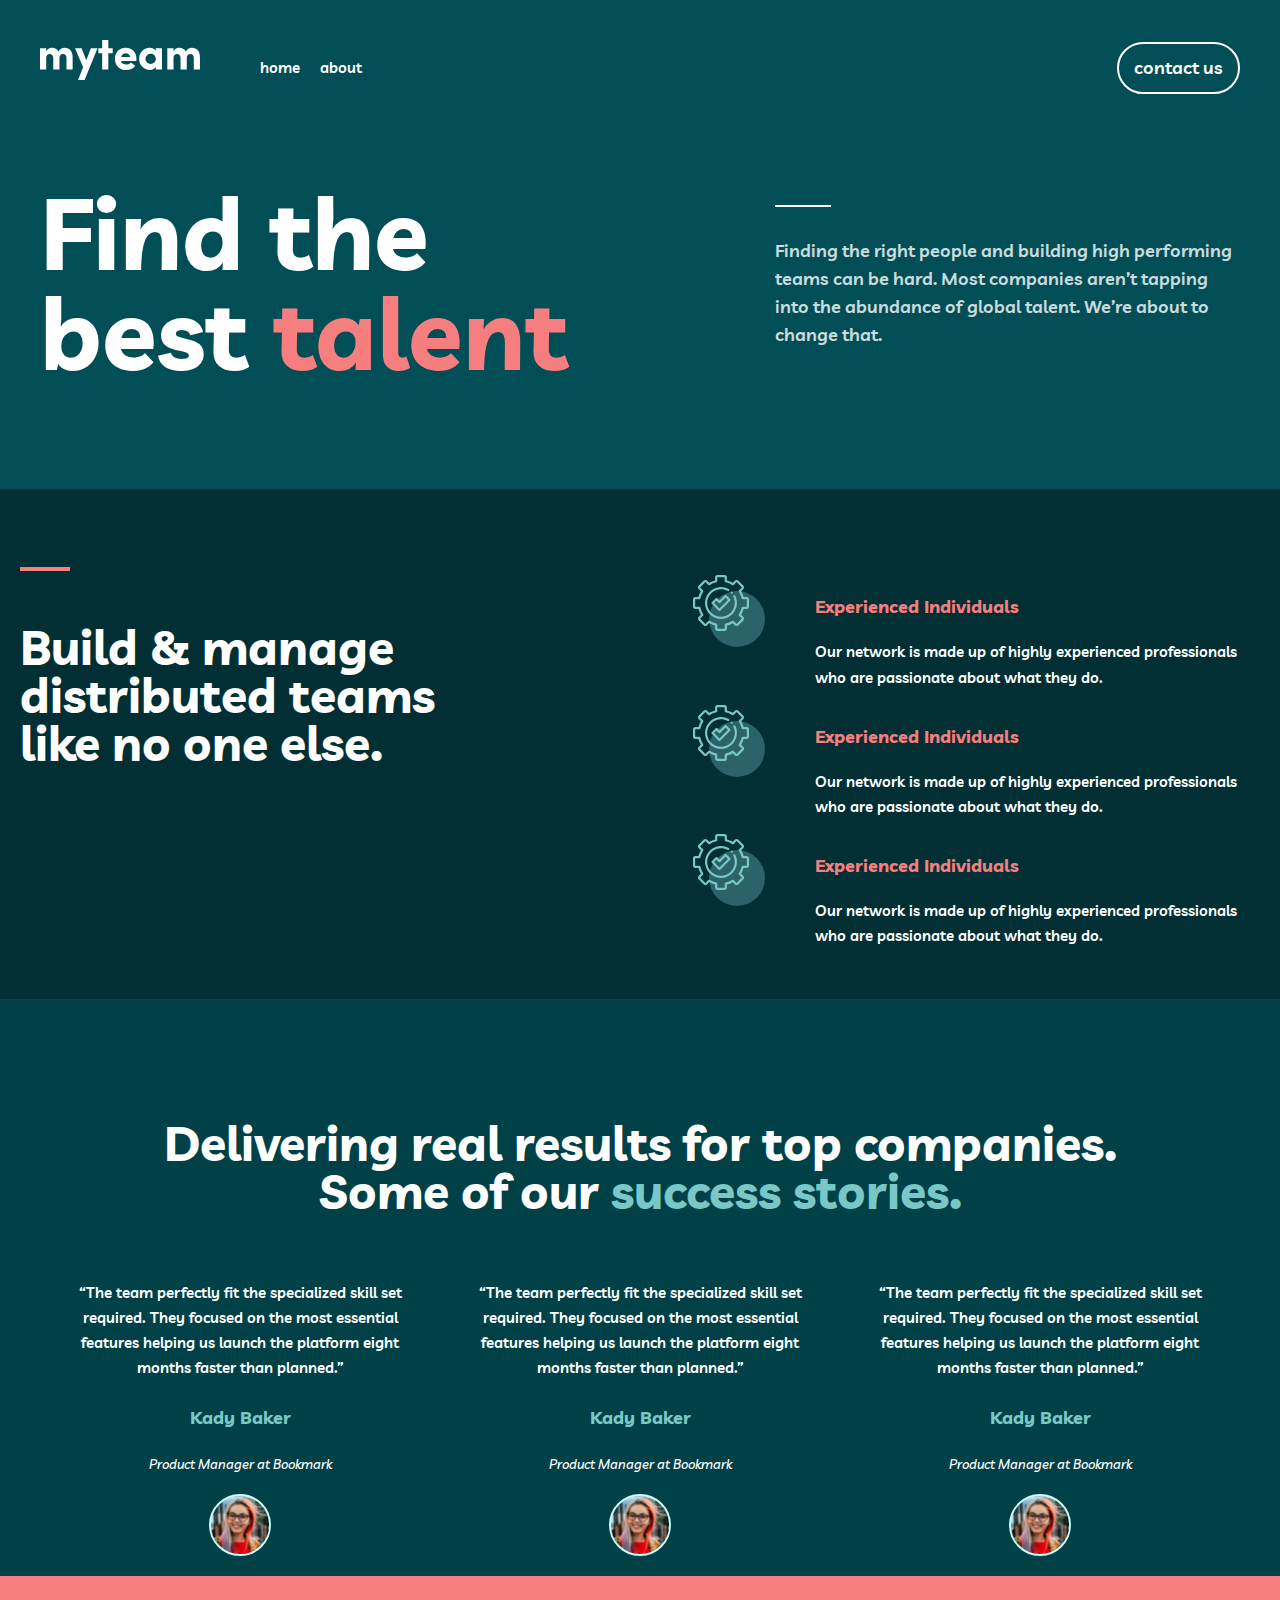
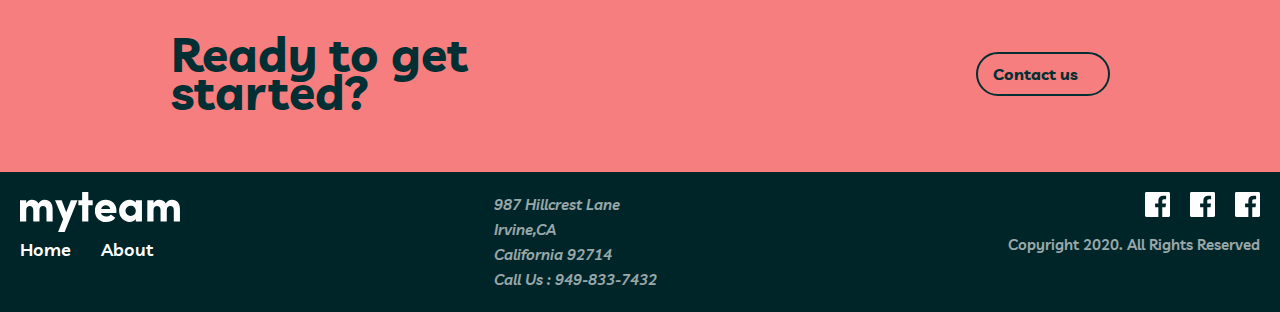
<file: index.html>
<!DOCTYPE html>
<html lang="en">
<head>
    <meta charset="UTF-8">
    <meta name="viewport" content="width=device-width, initial-scale=1.0">
    <link rel="preconnect" href="https://fonts.googleapis.com">
    <link rel="preconnect" href="https://fonts.gstatic.com" crossorigin>
    <link href="https://fonts.googleapis.com/css2?family=Livvic:ital,wght@0,100;0,200;0,300;0,400;0,500;0,600;0,700;0,900;1,100;1,200;1,300;1,400;1,500;1,600;1,700;1,900&display=swap" rel="stylesheet">
    <link rel="stylesheet" href="./css/main.css">
    <title>Myteam Home Responsive</title>
</head>
<body>
    <section class="header__section">
        <div class="container">
            <header class="header">
                <div class="header__wrapp">
                    <a href="./index.html">
                        <img src="./images/logo.svg" width="160" height="40" alt="logo">
                    </a>
                    <ul class="header__list">
                        <li class="header__item"><a class="header__item__link" href="./index.html">Home</a></li>
                        <li class="header__item"><a class="header__item__link" href="./about.html">About</a></li>
                    </ul>   
                </div>
                <div id="menu" class="header__burger">
                    <img src="./images/burger.svg" width="25" height="25" alt="burger">
                </div>
                <div id="menu-list" class="header__menu">
                    <div id="close" class="header__menu__close">
                        <img class="header__close__image" src="./images/close.svg" alt="close">
                    </div>
                    <div class="header__menu__links">
                        <a class="header__menu__link" href="./index.html">Home</a>
                        <a class="header__menu__link" href="./about.html">About</a>
                        <a class="header__contact__link" href="">contact us</a>
                    </div>
                </div>
                <a class="header__link" href="">contact us</a>
            </header>
            
            <div class="hero">
                <div class="hero__left">
                    <h1 class="hero__title">Find the best <span>talent</span></h1>
                </div>
                <div class="hero__right">
                    <hr class="hero__hr">
                    <p class="hero__text">Finding the right people and building high performing teams can be hard. Most companies aren’t tapping into the abundance of global talent. We’re about to change that.</p>
                </div>
            </div>
        </div>
    </section>

    <section class="main__section">
        <div class="container">
            <main class="main">
                <div class="main__left">
                    <hr class="main__left__hr">
                    <h2 class="main__left__title">Build & manage distributed teams like no one else.</h2>
                </div>
                <div class="main__right">
                    <ul class="main__right__list">
                        <li class="main__right__item">
                            <img src="./images/icon-gear.svg" width="72" height="72" alt="icon">
                            <div class="main__item__wrapper">
                                <h3 class="main__item__title">Experienced Individuals</h3>
                                <p class="main__item__text">Our network is made up of highly experienced professionals who are passionate about what they do.</p>
                            </div>
                        </li>
                        <li class="main__right__item">
                            <img src="./images/icon-gear.svg" width="72" height="72" alt="icon">
                            <div class="main__item__wrapper">
                                <h3 class="main__item__title">Experienced Individuals</h3>
                                <p class="main__item__text">Our network is made up of highly experienced professionals who are passionate about what they do.</p>
                            </div>
                        </li>
                        <li class="main__right__item">
                            <img src="./images/icon-gear.svg" width="72" height="72" alt="icon">
                            <div class="main__item__wrapper">
                                <h3 class="main__item__title">Experienced Individuals</h3>
                                <p class="main__item__text">Our network is made up of highly experienced professionals who are passionate about what they do.</p>
                            </div>
                        </li>
                    </ul>
                </div>
            </main>
        </div>
    </section>


    <section class="delivering__section">
        <div class="container">
            <div class="delivering">
                <h3 class="delivering__title">Delivering real results for top companies. Some of our <span>success stories.</span></h3>
                <div class="delivering__box">
                    <div class="delivering__item">
                       <p class="delivering__item__text"> “The team perfectly fit the specialized skill set required. They focused on the most essential features helping us launch the platform eight months faster than planned.”</p> 
                       <h4 class="delivering__item__heading">Kady Baker</h4>
                       <i class="delivering__item__title">Product Manager at Bookmark</i> 
                       <img class="delivering__item__image" src="./images/user-kady@2x.svg" width="62" height="62" alt="user-kady">
                    </div>
                    <div class="delivering__item">
                        <p class="delivering__item__text"> “The team perfectly fit the specialized skill set required. They focused on the most essential features helping us launch the platform eight months faster than planned.”</p> 
                        <h4 class="delivering__item__heading">Kady Baker</h4>
                        <i class="delivering__item__title">Product Manager at Bookmark</i> 
                        <img class="delivering__item__image" src="./images/user-kady@2x.svg" width="62" height="62" alt="user-kady">
                     </div>
                     <div class="delivering__item">
                        <p class="delivering__item__text"> “The team perfectly fit the specialized skill set required. They focused on the most essential features helping us launch the platform eight months faster than planned.”</p> 
                        <h4 class="delivering__item__heading">Kady Baker</h4>
                        <i class="delivering__item__title">Product Manager at Bookmark</i> 
                        <img class="delivering__item__image" src="./images/user-kady@2x.svg" width="62" height="62" alt="user-kady">
                     </div>
                </div>
            </div>
        </div>
    </section>

    <section class="ready__section">
        <div class="container">
            <div class="ready">
                <h2 class="ready__title">Ready to get started?</h2>
                <a class="ready__link" href="">Contact us</a>
            </div>
        </div>
    </section>

    <section class="footer__section">
        <div class="container">
            <footer class="footer">
                <div class="footer__first">
                    <img src="./images/logo.svg" width="160" height="40" alt="logo">
                    <ul class="footer__list">
                        <li class="footer__item"><a class="footer__item__link" href="">Home</a></li>
                        <li class="footer__item"><a class="footer__item__link" href="">About</a></li>
                    </ul>
                </div>
                <div class="footer__second">
                    <address class="footer__address">
                        987  Hillcrest Lane <br> Irvine,CA <br> California 92714 <br> Call Us : 949-833-7432
                    </address>
                </div>
                <div class="footer__third">
                    <div class="footer__images">
                        <img class="footer__icon" src="./images/facebook.svg" width="25" height="25" alt="logo">
                        <img class="footer__icon" src="./images/facebook.svg" width="25" height="25" alt="logo">
                        <img class="footer__icon" src="./images/facebook.svg" width="25" height="25" alt="logo">
                    </div>
                    <p class="footer__text">Copyright 2020. All Rights Reserved</p>
                </div>
            </footer>
        </div>
    </section>

    <script src="./js/main.js"></script>
</body>
</html>
</file>
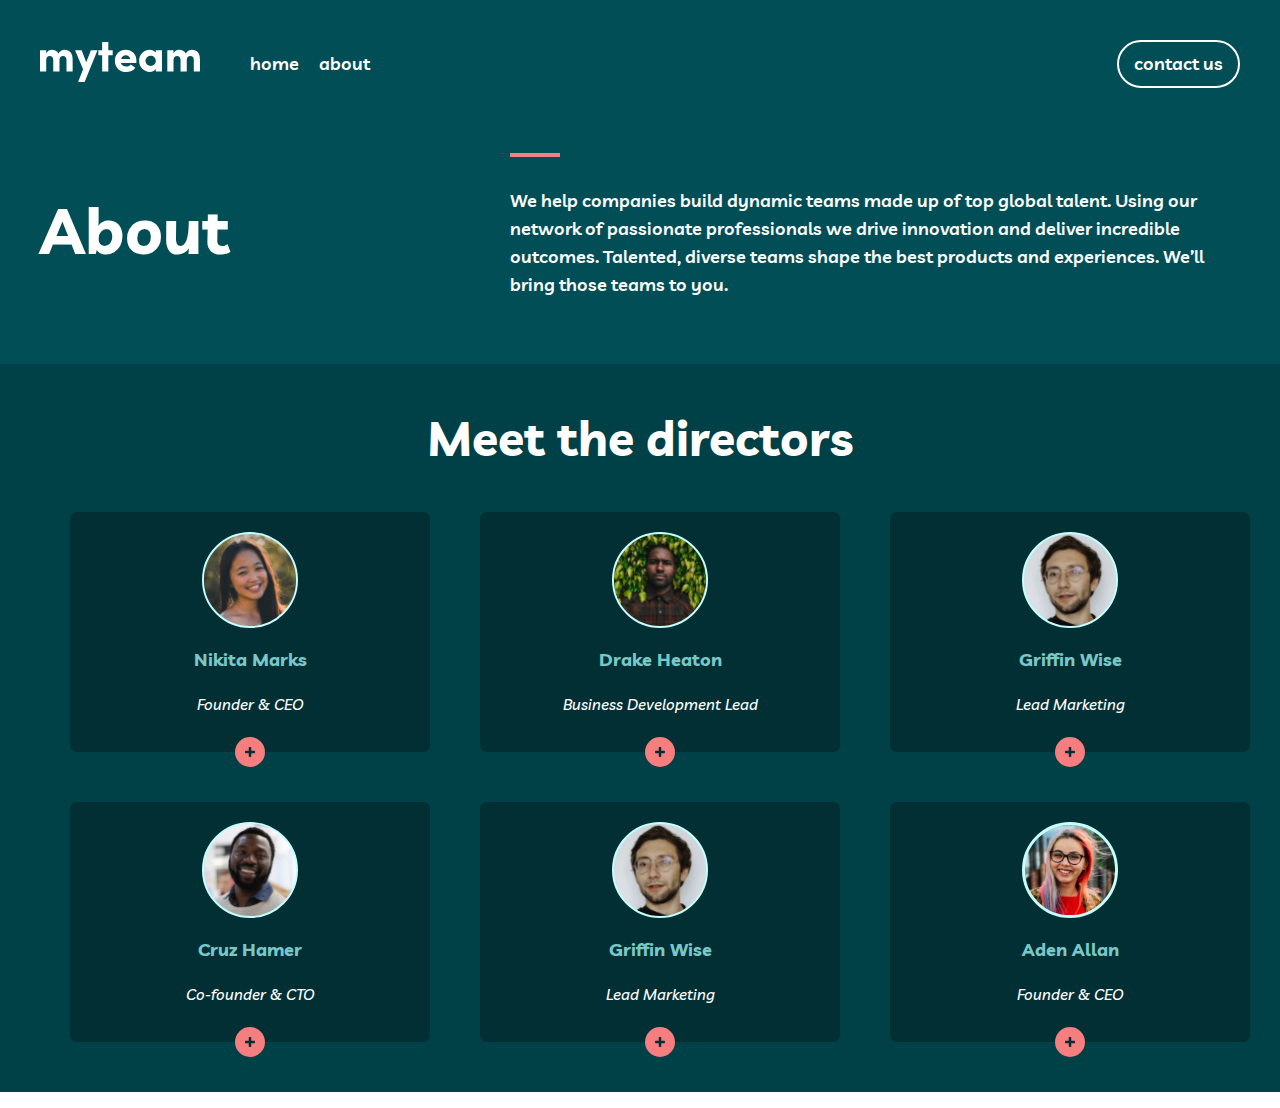
<file: about.html>
<!DOCTYPE html>
<html lang="en">
<head>
    <meta charset="UTF-8">
    <meta name="viewport" content="width=device-width, initial-scale=1.0">
    <link rel="preconnect" href="https://fonts.googleapis.com">
    <link rel="preconnect" href="https://fonts.gstatic.com" crossorigin>
    <link href="https://fonts.googleapis.com/css2?family=Livvic:ital,wght@0,100;0,200;0,300;0,400;0,500;0,600;0,700;0,900;1,100;1,200;1,300;1,400;1,500;1,600;1,700;1,900&display=swap" rel="stylesheet">
    <link rel="stylesheet" href="./css/about.css">
    <title>Myteam About Responsive</title>
</head>
<body>
    <section class="header__section">
        <div class="container">
            <header class="header">
                <div class="header__wrapp">
                    <a href="./index.html">
                        <img class="header__logo" src="./images/logo.svg" width="160" height="40" alt="logo">
                    </a>
                    <ul class="header__list">
                        <li class="header__item"><a class="header__item__link" href="./index.html">home</a></li>
                        <li class="header__item"><a class="header__item__link" href="./about.html">about</a></li>
                    </ul>
                </div>
                <div id="menu" class="header__burger">
                    <img src="./images/burger.svg" width="25" height="25" alt="burger">
                </div>
                <div id="menu-list" class="header__menu">
                    <div id="close" class="header__menu__close">
                        <img class="header__close__image" src="./images/close.svg" alt="close">
                    </div>
                    <div class="header__menu__links">
                        <a class="header__menu__link" href="./index.html">Home</a>
                        <a class="header__menu__link" href="./about.html">About</a>
                        <a class="header__link" href="">contact us</a>
                    </div>
                </div>
                    <a class="header__contact__link" href="#">contact us</a>
            </header>
            <div class="hero">
                <div class="hero__left">
                    <h1 class="hero__left__title">About</h1>
                </div>
                <div class="hero__right">
                    <hr class="hero__right__hr">
                    <p class="hero__right__text">
                        We help companies build dynamic teams made up of top global talent. Using our network of passionate professionals we drive innovation and deliver incredible outcomes. Talented, diverse teams shape the best products and experiences. We’ll bring those teams to you.
                    </p>
                </div>
            </div>
        </div>
    </section>

    <section class="main__section">
        <main class="main">
            <h2 class="main__title">Meet the directors</h2>
            <ul class="main__list">
                <li class="main__item">
                    <img class="main__item__image" src="./images/user-nikita.svg" width="96" height="96" alt="user">
                    <h3 class="main__item__user">Nikita Marks</h3>
                    <span class="main__item__title">Founder & CEO</span>
                    <img class="main__plus__image" src="./images/plus.svg" width="16" height="16" alt="plus">
                </li>
                <li class="main__item">
                    <img class="main__item__image" src="./images/user-drake.svg" width="96" height="96" alt="user">
                    <h3 class="main__item__user">Drake Heaton</h3>
                    <span class="main__item__title">Business Development Lead</span>
                    <img class="main__plus__image" src="./images/plus.svg" width="16" height="16" alt="plus">
                </li>
                <li class="main__item">
                    <img class="main__item__image" src="./images/user-griffin.svg" width="96" height="96" alt="user">
                    <h3 class="main__item__user">Griffin Wise</h3>
                    <span class="main__item__title">Lead Marketing</span>
                    <img class="main__plus__image" src="./images/plus.svg" width="16" height="16" alt="plus">
                </li>
                <li class="main__item">
                    <img class="main__item__image" src="./images/user-cruz.svg" width="96" height="96" alt="user">
                    <h3 class="main__item__user">Cruz Hamer</h3>
                    <span class="main__item__title">Co-founder & CTO</span>
                    <img class="main__plus__image" src="./images/plus.svg" width="16" height="16" alt="plus">
                </li>
                <li class="main__item">
                    <img class="main__item__image" src="./images/user-griffin.svg" width="96" height="96" alt="user">
                    <h3 class="main__item__user">Griffin Wise</h3>
                    <span class="main__item__title">Lead Marketing</span>
                    <img class="main__plus__image" src="./images/plus.svg" width="16" height="16" alt="plus">
                </li>
                <li class="main__item">
                    <img class="main__item__image" src="./images/user-kady@2x.svg" width="96" height="96" alt="user">
                    <h3 class="main__item__user">Aden Allan</h3>
                    <span class="main__item__title">Founder & CEO</span>
                    <img class="main__plus__image" src="./images/plus.svg" width="16" height="16" alt="plus">
                </li>
            </ul>
        </main>
    </section>
    
    <script src="./js/main.js"></script>
</body>
</html>
</file>
<file: css/main.css>
body {
    margin: 0;
    padding: 0;
    box-sizing: border-box;
    font-family: 'Livvic',  sans-serif;
}

.container {
    max-width: 1400px;
    margin: 0 auto;
    padding: 20px;
}

.header__section {
    background-color: #014E56;
    padding: 20px;
}

.header {
    display: flex;
    justify-content: space-between;
    align-items: center;
}

.header__wrapp, .header__list {
    display: flex;
    list-style: none;
    gap: 20px;
    text-transform: lowercase;
}

.header__item__link {
    text-decoration: none;
    font-family: var(--font-family);
    font-weight: 600;
    font-size: 15px;
    line-height: 156%;
    color: #fff;
}

.header__link {
    text-decoration: none;
    font-family: var(--font-family);
    font-weight: 600;
    font-size: 18px;
    line-height: 156%;
    color: #fff;
    border: 2px solid #fff;
    padding: 10px 15px;
    border-radius: 30px;
}

.header__burger {
    display: none;
}

.header__menu {
    display: none;
}

/* planshet */
@media (max-width:768px) {

}

/* telfon */
@media (max-width:530px) {
    .header__list {
        display: none;
    }

    .header__link {
        display: none;
    }

    .header__burger {
        display: block;
    }

    .header__menu__close {
        position: absolute;
        top: 30px;
        right: 20px;
    }

    .header__menu {
        display: block;
        width: 80%;
        height: 100vh;
        position: absolute;
        top:0;
        right: 0;
        background-color: #2C6269;
        z-index: 10;
    }

    .header__menu__links {
        margin-top: 100px;
        display: flex;
        flex-direction: column;
        gap: 20px;
        justify-content: center;
        align-items: center;
    }

    .header__menu__link {
        text-decoration: none;
        font-family: var(--font-family);
        font-weight: 600;
        font-size: 18px;
        line-height: 156%;
        color: #fff;
    }

    .header__contact__link {
        text-decoration: none;
        font-family: var(--font-family);
        font-weight: 600;
        font-size: 18px;
        line-height: 156%;
        text-align: center;
        color: #fff;
        padding: 10px 18px;
        border: 2px solid white;
        border-radius: 30px;
    }
}


/* hero */

.hero {
    margin-top: 20px;
    display: flex;
    justify-content: space-between;
    align-items: center;
}

.hero__title {
    max-width: 620px;
    font-family: var(--font-family);
    font-weight: 700;
    font-size: 100px;
    line-height: 100%;
    color: #fff;
}

.hero__title span {
    color: #f67e7e;
} 

.hero__hr {
    width: 56px;
    height: 2px;
    background-color: #fff;
    border: none;
    display: inline-block;
}

.hero__text {
    max-width: 465px;
    font-family: var(--font-family);
    font-weight: 600;
    font-size: 18px;
    line-height: 156%;
    color: #fff;
    opacity: 0.8;
}

@media (max-width:960px) {
    .hero {
        margin-top: 50px;
        flex-direction: column;
        justify-content: center;
    }

    .hero__title {
        max-width: 500px;
        text-align: center;
        font-family: var(--font-family);
        font-weight: 700;
        font-size: 64px;
        line-height: 87%;
        text-align: center;
        color: #fff;
    }

    .hero__hr {
        display: none;
    }


    .hero__text {
        max-width: 450px;
        font-family: var(--font-family);
        font-weight: 600;
        font-size: 15px;
        line-height: 187%;
        text-align: center;
        color: #fff;
    }

}

@media (max-width: 400px) {
    .hero__title {
        max-width: 327px;
        font-family: var(--font-family);
        font-weight: 700;
        font-size: 40px;
        line-height: 100%;
        text-align: center;
        color: #fff;
    }

    .hero__text {
        max-width: 327px;
        font-family: var(--font-family);
        font-weight: 600;
        font-size: 15px;
        line-height: 187%;
        text-align: center;
        color: #fff;
    }
}

/* main */


.main__section {
    background-color: #012F34;
}

.main {
    display: flex;
    justify-content: space-between;
    margin-top: 50px;
}

.main__left__hr {
    width: 50px;
    height: 4px;
    background: #f67e7e;
    border: none;
    display: inline-block;
}

.main__left__title {
    max-width: 445px;
    font-family: var(--font-family);
    font-weight: 700;
    font-size: 48px;
    line-height: 100%;
    color: #fff;
}

.main__right__item {
    display: flex;
    gap: 50px;
}

.main__item__title {
    font-family: var(--font-family);
    font-weight: 700;
    font-size: 18px;
    line-height: 156%;
    color: #f67e7e;
}

.main__item__text {
    max-width: 445px;
    font-family: var(--font-family);
    font-weight: 600;
    font-size: 15px;
    line-height: 167%;
    color: #fff;
}

@media (max-width:850px) {
    .main {
        flex-direction: column;
        align-items: center;
        margin-top: 20px;
    }

    .main__left__title {
        max-width: 645px;
    }

    .main__right__list {
        margin: 0;
        padding: 0;
    }
}

@media (max-width:450px) {
    .main__right__item {
        flex-direction: column;
        justify-content: center;
        align-items: center;
        margin-top: 30px;
    }

    .main__item__title  {
        text-align: center;
    }

    .main__item__text {
        text-align: center;
    }

}

/* delivery */

.delivering__section {
    background: #004047;
}

.delivering {
    margin-top: 100px;
}

.delivering__title {
    max-width: 980px;
    font-family: var(--font-family);
    font-weight: 700;
    font-size: 48px;
    line-height: 100%;
    text-align: center;
    color: #fff;
    margin: 0 auto;
    margin-bottom: 50px;
}

.delivering__title span {
    color: #79C8C7;
}

.delivering__box {
    display: flex;
    justify-content: center;
    gap: 50px;
}

.delivering__item__text {
    max-width: 350px;
    font-family: var(--font-family);
    font-weight: 600;
    font-size: 15px;
    line-height: 167%;
    text-align: center;
    color: #fff;
}

.delivering__item__heading {
    font-family: var(--font-family);
    font-weight: 700;
    font-size: 18px;
    line-height: 156%;
    text-align: center;
    color: #79c8c7;
}

.delivering__item__title {
    font-family: var(--font-family);
    font-style: italic;
    font-weight: 500;
    font-size: 13px;
    line-height: 138%;
    text-align: center;
    color: #fff;
    display: block;
}

.delivering__item__image {
    display: block;
    margin: 0 auto;
    margin-top: 20px;
}

@media (max-width: 768px) {

    .delivering__box {
        flex-direction: column;
        align-items: center;
        gap: 20px;
    }

    .delivering__title {
        max-width: 573px;
        font-family: var(--font-family);
        font-weight: 700;
        font-size: 32px;
        line-height: 100%;
        text-align: center;
        color: #fff;
    }

    .delivering__item__text {
        max-width: 573px;
        font-family: var(--font-family);
        font-weight: 600;
        font-size: 15px;
        line-height: 167%;
        text-align: center;
        color: #fff;
    }


}

/* ready */

.ready__section {
    background-color: #F67E7E;
}

.ready {
    display: flex;
    justify-content: space-around;
    align-items: center;
}

.ready__title {
    max-width: 504px;
    font-family: var(--font-family);
    font-weight: 700;
    font-size: 48px;
    line-height: 79%;
    color: #012f34;
}

.ready__link {
    width: 100px;
    padding: 10px 15px;
    border: 2px solid #012F34;
    border-radius: 30px;
    text-decoration: none;
    color: #012F34;
    font-weight: bold;
}

@media (max-width:560px) {
    .ready {
        flex-direction: column;
        align-items: center;
        gap: 20px;
    }

    .ready__title {
        max-width: 450px;
        text-align: center;
        line-height: 1.2;
    }
}

/* footer */

.footer__section {
    background: #002529;
}

.footer {
    display: flex;
    justify-content: space-between;
}

.footer__list {
    list-style: none;
    display: flex;
    gap: 30px;
    justify-content: start;
    margin: 0;
    padding: 0;
}

.footer__item__link {
    text-decoration: none;
    font-family: var(--font-family);
    font-weight: 600;
    font-size: 18px;
    line-height: 156%;
    color: #fff;
    display: inline-block;
}

.footer__address {
    width: 200px;
    font-family: var(--font-family);
    font-weight: 600;
    font-size: 15px;
    line-height: 167%;
    color: #fff;
    opacity: 0.6;
}

.footer__images {
    display: flex;
    justify-content: end;
    gap: 20px;
}

.footer__text {
    font-family: var(--font-family);
    font-weight: 600;
    font-size: 15px;
    line-height: 167%;
    text-align: right;
    color: #fff;
    opacity: 0.6;
}

@media (max-width: 700px) {
    .footer {
        flex-direction: column;
        justify-content: center;
        align-items: center;
        gap: 40px;
    }

    .footer__list {
        margin-top: 30px;
    }

    .footer__address {
        text-align: center;
    }

    .footer__images {
        justify-content: center;
    }
}
</file>
<file: css/about.css>
body {
    margin: 0;
    padding: 0;
    box-sizing: border-box;
    font-family: 'Livvic', sans-serif;
}

.container {
    max-width: 1400px;
    margin: 0 auto;
    padding: 20px;
}

.header__section {
    background-color: #014E56;
    padding: 20px;
}

.header {
    display: flex;
    justify-content: space-between;
    align-items: center;
}

.header__list {
    list-style: none;
    margin: 0;
    padding: 0;
    display: flex;
    align-items: center;
    gap: 20px;
}

.header__logo {
    margin-right: 50px;
}

.header__item__link {
    text-decoration: none;
    color: white;
    font-weight: 600;
    font-size: 18px;
    line-height: 156%;
    color: #fff;
}

.header__contact__link {
    color: white;
    text-decoration: none;
    border: 2px solid white;
    padding: 8px 15px;
    border-radius: 30px;
    font-weight: 600;
    font-size: 18px;
    line-height: 156%;
    color: #fff;
}

.header__wrapp {
    display: flex;
}

.header__burger {
    display: none;
}

.header__menu {
    display: none;
}

/* tablet - Planshet */
@media (max-width:768px) {

}

@media (max-width:550px) {
    .header__list {
        display: none;
    }

    .header__contact__link {
        display: none;
    }

    .header__burger {
        display: block;
    }

    .header__menu__close {
        position: absolute;
        top: 30px;
        right: 20px;
    }

    .header__menu {
        display: block;
        width: 80%;
        height: 100vh;
        position: absolute;
        top:0;
        right: 0;
        background-color: #2C6269;
        z-index: 10;
    }

    .header__menu__links {
        margin-top: 100px;
        display: flex;
        flex-direction: column;
        gap: 20px;
        justify-content: center;
        align-items: center;
    }

    .header__menu__link {
        text-decoration: none;
        font-family: var(--font-family);
        font-weight: 600;
        font-size: 18px;
        line-height: 156%;
        color: #fff;
    }

    .header__link {
        display: block;
        text-decoration: none;
        font-family: var(--font-family);
        font-weight: 600;
        font-size: 18px;
        line-height: 156%;
        text-align: center;
        color: #fff;
        padding: 10px 18px;
        border: 2px solid white;
        border-radius: 30px;
    }

}

/* hero */

.hero {
    margin-top: 50px;
    display: flex;
    justify-content: space-between;
    align-items: center;
}

.hero__left__title {
    font-family: var(--font-family);
    font-weight: 700;
    font-size: 64px;
    line-height: 156%;
    color: #fff;
}

.hero__right__hr {
    width: 50px;
    height: 4px;
    background: #f67e7e;
    border: none;
    display: inline-block;
}

.hero__right__text {
    max-width: 730px;
    font-family: var(--font-family);
    font-weight: 600;
    font-size: 18px;
    line-height: 156%;
    color: #fff;
}

@media (max-width:990px) {
    .hero {
        flex-direction: column;
    }

    .hero__right__hr {
        display: none;
    }

    .hero__right__text {
        text-align: center;
    }
    
}

@media (max-width:400px) {
    .hero__left__title {
        font-family: var(--font-family);
        font-weight: 700;
        font-size: 40px;
        line-height: 100%;
        text-align: center;
        color: #fff;
    }

    .hero__right__text {
        max-width: 320px;
        font-family: var(--font-family);
        font-weight: 600;
        font-size: 15px;
        line-height: 187%;
        text-align: center;
        color: #fff;
    }
}

/* main */

.main__section {
    background-color: #004047;;
}

.main__title {
    margin: 0;
    padding: 0;
    padding-top: 50px;
    font-family: var(--font-family);
    font-weight: 700;
    font-size: 48px;
    line-height: 100%;
    text-align: center;
    color: #fff;
}

.main__list {
    list-style: none;
    padding-bottom: 50px;
    display: flex;
    flex-wrap: wrap;
    gap: 50px;
    justify-content: center;
    margin-top: 50px;
}

.main__item {
    width: 350px;
    background: #012f34;
    padding: 5px;
    border-radius: 7px;
}

.main__item__image {
    display: block;
    margin: 0 auto;
    margin-top: 15px;
}

.main__item__user {
    font-family: var(--font-family);
    font-weight: 700;
    font-size: 18px;
    line-height: 156%;
    text-align: center;
    color: #79c8c7;
}

.main__item__title {
    display: block;
    font-family: var(--font-family);
    font-style: italic;
    font-weight: 500;
    font-size: 15px;
    line-height: 167%;
    text-align: center;
    color: #fff;
}

.main__plus__image {
    background-color: #f67e7e;
    width: 10px;
    height: 10px;
    border-radius: 50%;
    padding: 10px;
    display: block;
    margin: 0 auto;
    margin-top: 20px;
    margin-bottom: -20px;
    text-align: center;
}

@media (max-width:450px) {
    .main__title {
        font-family: var(--font-family);
        font-weight: 700;
        font-size: 32px;
        line-height: 100%;
        text-align: center;
        color: #fff;
    }

    .main__list {
        justify-content: center;
        padding-left: 20px;
        padding-right: 25px;
    }

    .main__item {
        max-width: 300px;
    }
}
</file>
